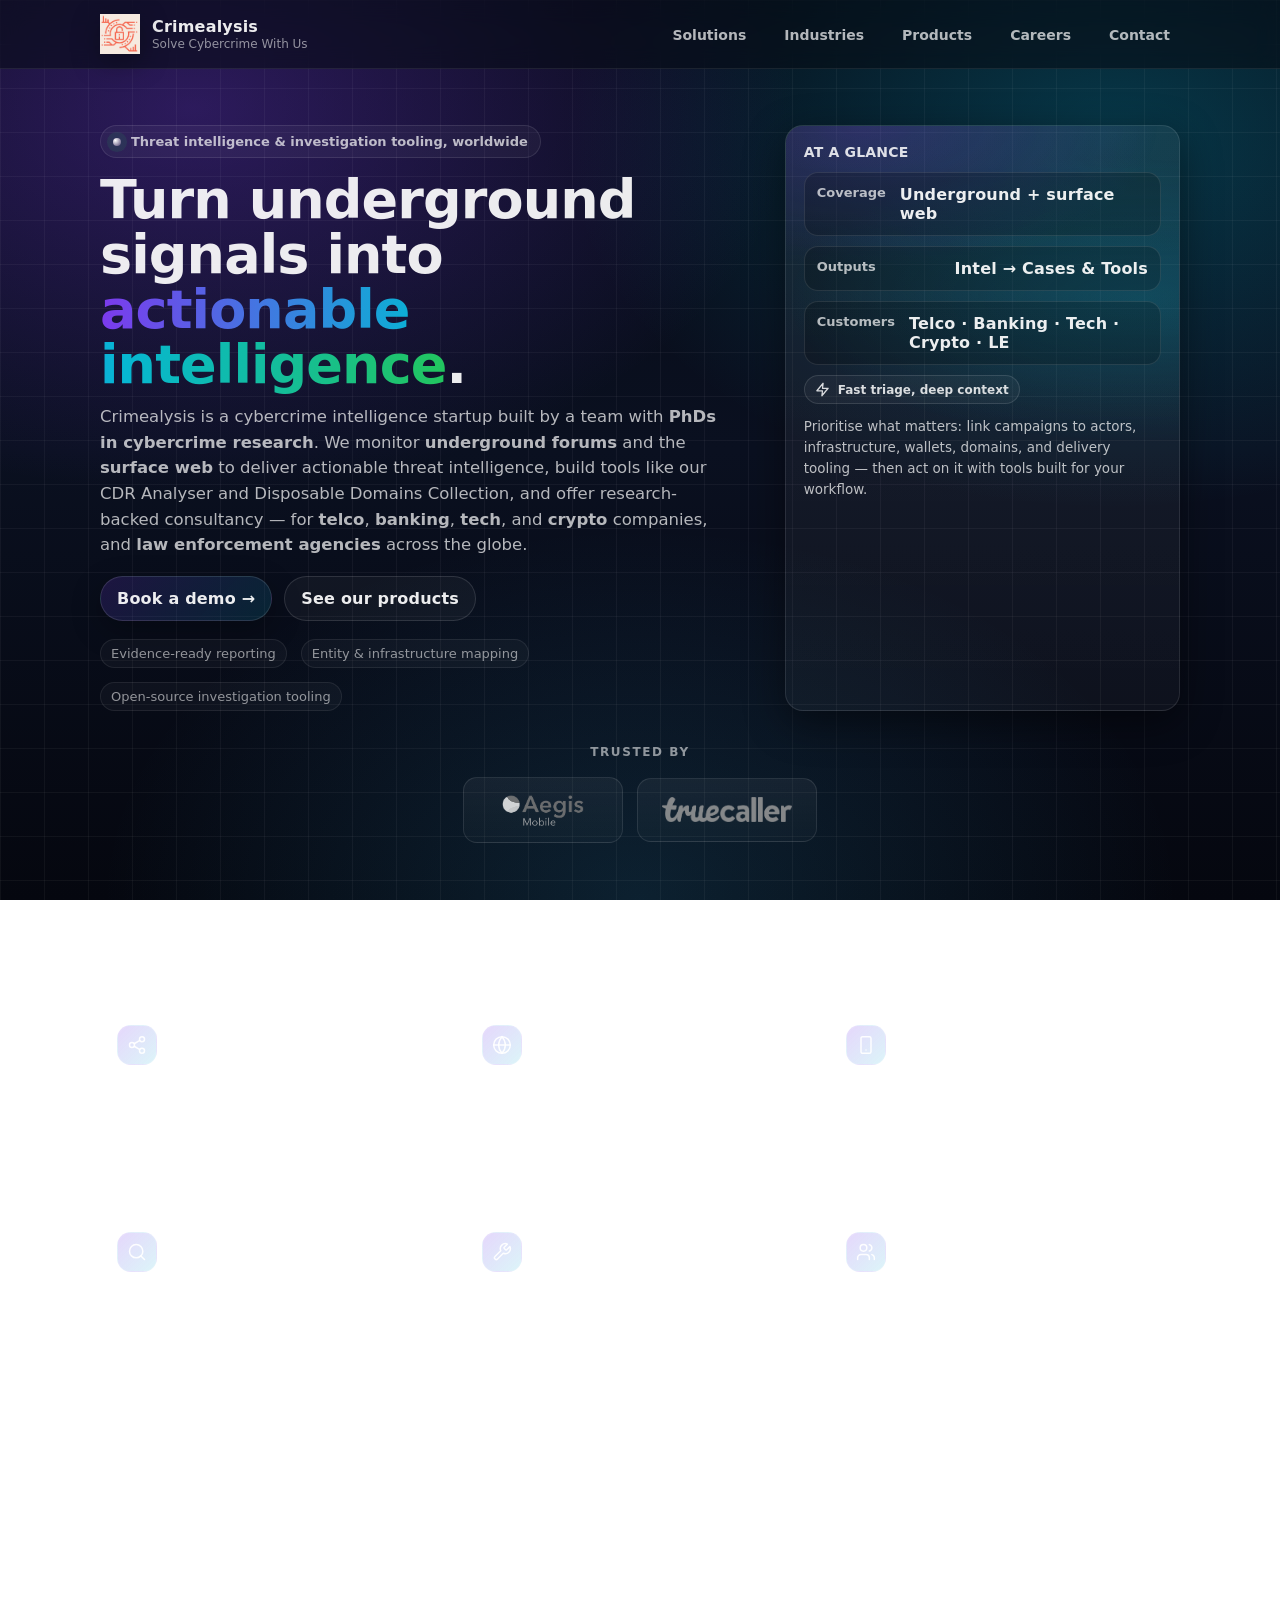
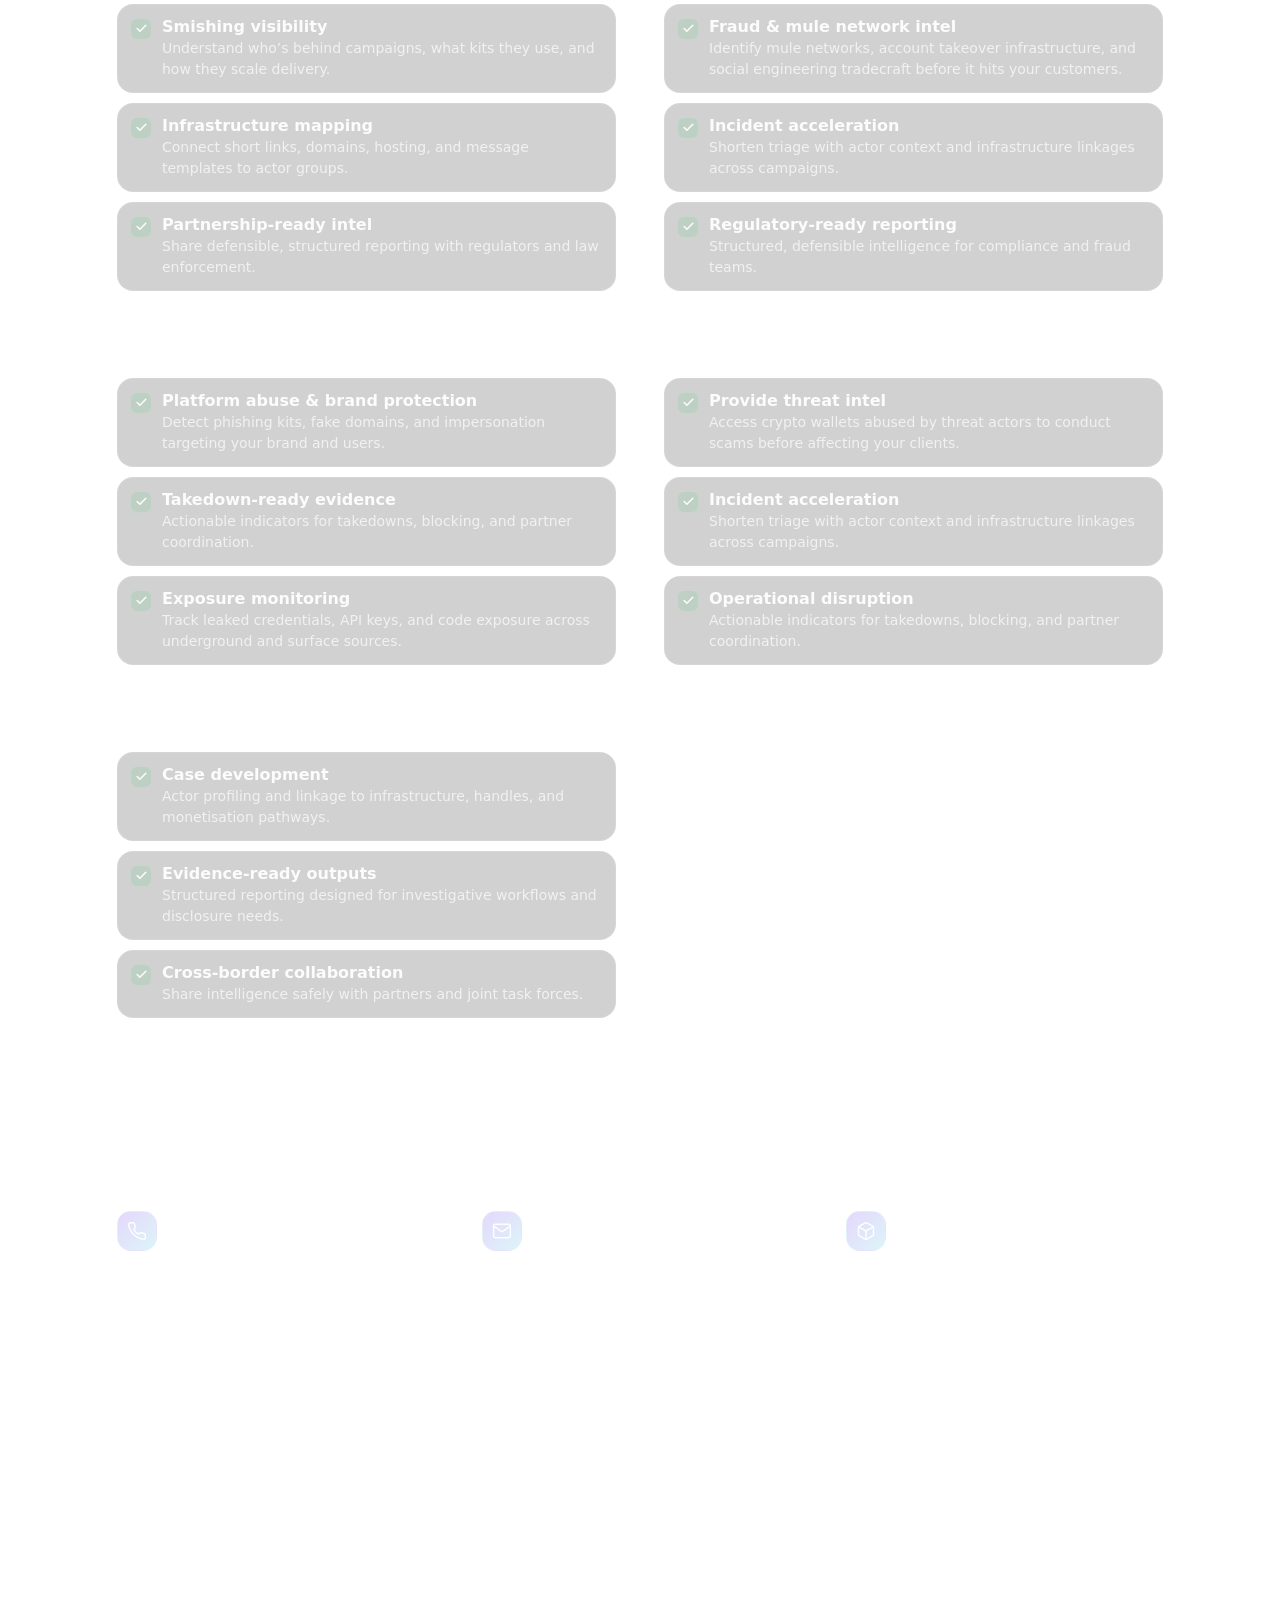
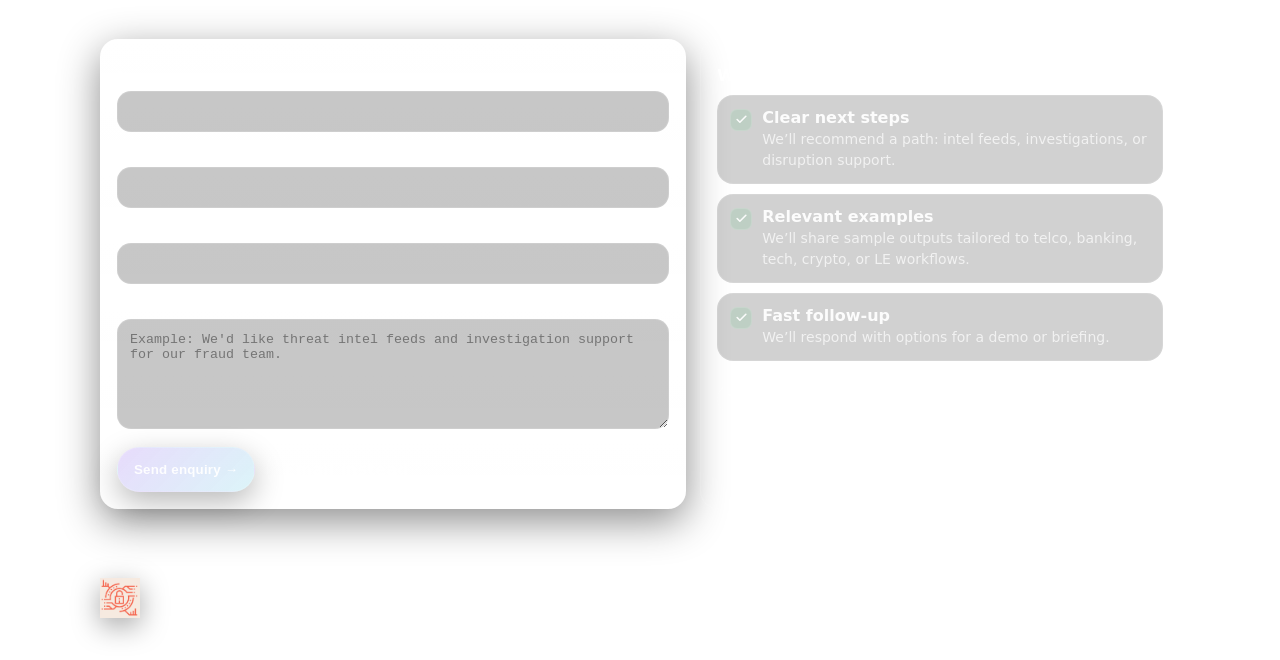
<file: index.html>
<!doctype html>
<html lang="en-GB">

<head>
    <meta charset="utf-8" />
    <meta name="viewport" content="width=device-width, initial-scale=1" />
    <meta name="description" content="Crimealysis is a cybercrime intelligence startup building threat intelligence services and investigation tools for telco, banking, tech, and crypto companies, and law enforcement agencies worldwide — grounded in our team's PhD research into cybercrime." />
    <meta name="theme-color" content="#0b1220" />
    <meta property="og:title" content="Crimealysis — Threat Intelligence & Investigation Tools" />
    <meta property="og:description" content="A cybercrime intelligence startup building threat intelligence and investigative tooling for telco, banking, tech, and crypto companies, and law enforcement agencies worldwide." />
    <meta property="og:type" content="website" />
    <meta property="og:image" content="assets/crimealysis-logo.png" />
    <meta property="og:locale" content="en_GB" />
    <title>Crimealysis — Cyber Threat Intelligence & Investigation Tools</title>
    <link rel="icon" href="assets/crimealysis-logo.png" />
    <link rel="stylesheet" href="css/styles.css" />
    <script type="application/ld+json">
    {
      "@context": "https://schema.org",
      "@type": "Organization",
      "name": "Crimealysis",
      "url": "https://crimealysis.com",
      "logo": "https://crimealysis.com/assets/crimealysis-logo.png",
      "description": "Crimealysis is a cybercrime intelligence startup serving telco, banking, tech, and crypto companies, and law enforcement agencies worldwide — providing underground and surface web intelligence, purpose-built investigation tools, and research-backed consultancy from a team with PhDs in cybercrime.",
      "email": "contact@crimealysis.com",
      "address": {
        "@type": "PostalAddress",
        "addressCountry": "GB"
      },
      "areaServed": "Worldwide",
      "sameAs": [
        "https://www.linkedin.com/company/crimealysis",
        "https://github.com/Crimealysis"
      ]
    }
    </script>
</head>

<body>
    <header>
        <div class="wrap">
            <div class="nav">
                <a class="brand" href="#top" aria-label="Crimealysis Home">
                    <img src="assets/crimealysis-logo.png" alt="Crimealysis logo" />
                    <div>
                        <div class="name">Crimealysis</div>
                        <div class="tag-mini">Solve Cybercrime With Us</div>
                    </div>
                </a>
                <button class="mobile-toggle" id="menuBtn" aria-expanded="false" aria-controls="mobileMenu">Menu</button>
                <nav aria-label="Primary navigation" class="desktop-nav">
                    <ul>
                        <li><a href="#solutions">Solutions</a></li>
                        <li><a href="#industries">Industries</a></li>
                        <li><a href="#products">Products</a></li>
                        <li><a href="careers.html">Careers</a></li>
                        <li><a href="#contact">Contact</a></li>
                    </ul>
                </nav>
            </div>
            <!-- Mobile menu -->
            <div id="mobileMenu" class="panel mobile-menu" hidden>
                <div class="pillrow">
                    <a class="btn secondary" href="#solutions">Solutions</a>
                    <a class="btn secondary" href="#industries">Industries</a>
                    <a class="btn secondary" href="#products">Products</a>
                    <a class="btn secondary" href="careers.html">Careers</a>
                    <a class="btn secondary" href="#contact">Contact</a>
                </div>
            </div>
        </div>
    </header>
    <main id="top">
        <div class="wrap">
            <section class="hero" aria-label="Hero">
                <div class="hero-grid">
                    <div>
                        <div class="kicker">
                            <span class="dot" aria-hidden="true"></span>
                            Threat intelligence & investigation tooling, worldwide
                        </div>
                        <h1>
                            Turn underground signals into <span class="grad">actionable intelligence</span>.
                        </h1>
                        <p class="lead">
                            Crimealysis is a cybercrime intelligence startup built by a team with <strong>PhDs in
                            cybercrime research</strong>. We monitor <strong>underground forums</strong> and the
                            <strong>surface web</strong> to deliver actionable threat intelligence, build tools like our
                            CDR Analyser and Disposable Domains Collection, and offer research-backed consultancy — for
                            <strong>telco</strong>, <strong>banking</strong>, <strong>tech</strong>, and <strong>crypto</strong>
                            companies, and <strong>law enforcement agencies</strong> across the globe.
                        </p>
                        <div class="hero-actions">
                            <a class="btn" href="#contact">Book a demo →</a>
                            <a class="btn secondary" href="#products">See our products</a>
                        </div>
                        <div class="mini" role="list" aria-label="Highlights">
                            <span role="listitem">Evidence-ready reporting</span>
                            <span role="listitem">Entity & infrastructure mapping</span>
                            <span role="listitem">Open-source investigation tooling</span>
                        </div>
                    </div>
                    <aside class="panel hero-card" aria-label="At-a-glance">
                        <h3>At a glance</h3>
                        <div class="stat">
                            <div class="row">
                                <div class="label">Coverage</div>
                                <div class="value">Underground + surface web</div>
                            </div>
                            <div class="row">
                                <div class="label">Outputs</div>
                                <div class="value">Intel → Cases & Tools</div>
                            </div>
                            <div class="row">
                                <div class="label">Customers</div>
                                <div class="value">Telco · Banking · Tech · Crypto · LE</div>
                            </div>
                        </div>
                        <div class="badge" title="Designed for investigations and operational response">
                            <svg width="15" height="15" viewBox="0 0 24 24" fill="none" stroke="currentColor" stroke-width="2" stroke-linecap="round" stroke-linejoin="round" aria-hidden="true"><path d="M13 2 3 14h9l-1 8 10-12h-9l1-8Z"/></svg>
                            Fast triage, deep context
                        </div>
                        <p class="hero-card-note">
                            Prioritise what matters: link campaigns to actors, infrastructure, wallets, domains, and
                            delivery tooling — then act on it with tools built for your workflow.
                        </p>
                    </aside>
                </div>
            </section>
            <section id="trust" class="trust-strip" aria-label="Trusted by">
                <div class="trust-label">Trusted by</div>
                <div class="logo-grid">
                    <div class="logo-item">
                        <img src="assets/logos/Aegis.webp" alt="Aegis Mobile" loading="lazy"
                            onerror="this.style.display='none'; this.nextElementSibling.style.display='inline-flex';" />
                        <span class="logo-fallback">Aegis Mobile</span>
                    </div>
                    <div class="logo-item">
                        <img src="assets/logos/Truecaller.png" alt="Truecaller" loading="lazy"
                            onerror="this.style.display='none'; this.nextElementSibling.style.display='inline-flex';" />
                        <span class="logo-fallback">Truecaller</span>
                    </div>
                    <!--
                        To add another client, copy the block above and update 3 things:
                        1. img src -> assets/logos/your-client-file.png (drop the actual logo file in assets/logos/)
                        2. img alt -> "Client Name"
                        3. logo-fallback text -> "Client Name" (shown automatically if the image fails to load)
                    -->
                </div>
            </section>
            <section id="solutions" aria-label="Solutions">
                <div class="section-head">
                    <div>
                        <h2>What Crimealysis delivers</h2>
                        <p>Threat intelligence and purpose-built tooling for detection, disruption, investigation, and prosecution support.</p>
                    </div>
                </div>
                <div class="grid3">
                    <div class="card">
                        <div class="icon" aria-hidden="true"><svg width="20" height="20" viewBox="0 0 24 24" fill="none" stroke="currentColor" stroke-width="1.8" stroke-linecap="round" stroke-linejoin="round"><circle cx="18" cy="5" r="3"/><circle cx="6" cy="12" r="3"/><circle cx="18" cy="19" r="3"/><line x1="8.59" y1="13.51" x2="15.42" y2="17.49"/><line x1="15.41" y1="6.51" x2="8.59" y2="10.49"/></svg></div>
                        <h3>Underground & dark web intelligence</h3>
                        <p>Monitor marketplaces, forums, and actor chatter to surface emerging threats, tradecraft, and targeting signals.</p>
                    </div>
                    <div class="card">
                        <div class="icon" aria-hidden="true"><svg width="20" height="20" viewBox="0 0 24 24" fill="none" stroke="currentColor" stroke-width="1.8" stroke-linecap="round" stroke-linejoin="round"><circle cx="12" cy="12" r="10"/><path d="M2 12h20"/><path d="M12 2a15.3 15.3 0 0 1 4 10 15.3 15.3 0 0 1-4 10 15.3 15.3 0 0 1-4-10 15.3 15.3 0 0 1 4-10Z"/></svg></div>
                        <h3>Surface web & OSINT monitoring</h3>
                        <p>Track public sources, code repositories, breach data, and social platforms for exposure and early warning.</p>
                    </div>
                    <div class="card">
                        <div class="icon" aria-hidden="true"><svg width="20" height="20" viewBox="0 0 24 24" fill="none" stroke="currentColor" stroke-width="1.8" stroke-linecap="round" stroke-linejoin="round"><rect x="6" y="2" width="12" height="20" rx="2"/><path d="M12 18h.01"/></svg></div>
                        <h3>Smishing & fraud infrastructure</h3>
                        <p>Track kit suppliers, campaign infrastructure, lures, and distribution patterns to reduce time-to-response.</p>
                    </div>
                    <div class="card">
                        <div class="icon" aria-hidden="true"><svg width="20" height="20" viewBox="0 0 24 24" fill="none" stroke="currentColor" stroke-width="1.8" stroke-linecap="round" stroke-linejoin="round"><circle cx="11" cy="11" r="8"/><path d="m21 21-4.3-4.3"/></svg></div>
                        <h3>Investigation support</h3>
                        <p>Entity resolution and link analysis across actors, wallets, domains, handles, and infrastructure.</p>
                    </div>
                    <div class="card">
                        <div class="icon" aria-hidden="true"><svg width="20" height="20" viewBox="0 0 24 24" fill="none" stroke="currentColor" stroke-width="1.8" stroke-linecap="round" stroke-linejoin="round"><path d="M14.7 6.3a1 1 0 0 0 0 1.4l1.6 1.6a1 1 0 0 0 1.4 0l3.77-3.77a6 6 0 0 1-7.94 7.94l-6.91 6.91a2.12 2.12 0 0 1-3-3l6.91-6.91a6 6 0 0 1 7.94-7.94Z"/></svg></div>
                        <h3>Custom intelligence products</h3>
                        <p>We build the tools investigation teams actually need — from call data analysis to domain intelligence datasets.</p>
                    </div>
                    <div class="card">
                        <div class="icon" aria-hidden="true"><svg width="20" height="20" viewBox="0 0 24 24" fill="none" stroke="currentColor" stroke-width="1.8" stroke-linecap="round" stroke-linejoin="round"><path d="M16 21v-2a4 4 0 0 0-4-4H6a4 4 0 0 0-4 4v2"/><circle cx="9" cy="7" r="4"/><path d="M22 21v-2a4 4 0 0 0-3-3.87"/><path d="M16 3.13a4 4 0 0 1 0 7.75"/></svg></div>
                        <h3>Research-backed consultancy</h3>
                        <p>Programme design, tooling strategy, and training led by a team with PhDs in cybercrime research.</p>
                    </div>
                </div>
            </section>
            <section id="industries" aria-label="Industries">
                <div class="section-head">
                    <div>
                        <h2>Built for teams on the front line</h2>
                        <p>Different missions, same problem: adversaries move fast. Crimealysis helps you move faster.</p>
                    </div>
                </div>
                <div class="split">
                    <div class="card">
                        <h3>Telecom & mobile network operators</h3>
                        <div class="list">
                            <div class="li">
                                <div class="check" aria-hidden="true"><svg width="13" height="13" viewBox="0 0 24 24" fill="none" stroke="currentColor" stroke-width="3" stroke-linecap="round" stroke-linejoin="round"><path d="M20 6 9 17l-5-5"/></svg></div>
                                <div>
                                    <strong>Smishing visibility</strong>
                                    <span>Understand who’s behind campaigns, what kits they use, and how they scale delivery.</span>
                                </div>
                            </div>
                            <div class="li">
                                <div class="check" aria-hidden="true"><svg width="13" height="13" viewBox="0 0 24 24" fill="none" stroke="currentColor" stroke-width="3" stroke-linecap="round" stroke-linejoin="round"><path d="M20 6 9 17l-5-5"/></svg></div>
                                <div>
                                    <strong>Infrastructure mapping</strong>
                                    <span>Connect short links, domains, hosting, and message templates to actor groups.</span>
                                </div>
                            </div>
                            <div class="li">
                                <div class="check" aria-hidden="true"><svg width="13" height="13" viewBox="0 0 24 24" fill="none" stroke="currentColor" stroke-width="3" stroke-linecap="round" stroke-linejoin="round"><path d="M20 6 9 17l-5-5"/></svg></div>
                                <div>
                                    <strong>Partnership-ready intel</strong>
                                    <span>Share defensible, structured reporting with regulators and law enforcement.</span>
                                </div>
                            </div>
                        </div>
                    </div>
                    <div class="card">
                        <h3>Banking & financial services</h3>
                        <div class="list">
                            <div class="li">
                                <div class="check" aria-hidden="true"><svg width="13" height="13" viewBox="0 0 24 24" fill="none" stroke="currentColor" stroke-width="3" stroke-linecap="round" stroke-linejoin="round"><path d="M20 6 9 17l-5-5"/></svg></div>
                                <div>
                                    <strong>Fraud & mule network intel</strong>
                                    <span>Identify mule networks, account takeover infrastructure, and social engineering tradecraft before it hits your customers.</span>
                                </div>
                            </div>
                            <div class="li">
                                <div class="check" aria-hidden="true"><svg width="13" height="13" viewBox="0 0 24 24" fill="none" stroke="currentColor" stroke-width="3" stroke-linecap="round" stroke-linejoin="round"><path d="M20 6 9 17l-5-5"/></svg></div>
                                <div>
                                    <strong>Incident acceleration</strong>
                                    <span>Shorten triage with actor context and infrastructure linkages across campaigns.</span>
                                </div>
                            </div>
                            <div class="li">
                                <div class="check" aria-hidden="true"><svg width="13" height="13" viewBox="0 0 24 24" fill="none" stroke="currentColor" stroke-width="3" stroke-linecap="round" stroke-linejoin="round"><path d="M20 6 9 17l-5-5"/></svg></div>
                                <div>
                                    <strong>Regulatory-ready reporting</strong>
                                    <span>Structured, defensible intelligence for compliance and fraud teams.</span>
                                </div>
                            </div>
                        </div>
                    </div>
                    <div class="card">
                        <h3>Technology companies</h3>
                        <div class="list">
                            <div class="li">
                                <div class="check" aria-hidden="true"><svg width="13" height="13" viewBox="0 0 24 24" fill="none" stroke="currentColor" stroke-width="3" stroke-linecap="round" stroke-linejoin="round"><path d="M20 6 9 17l-5-5"/></svg></div>
                                <div>
                                    <strong>Platform abuse & brand protection</strong>
                                    <span>Detect phishing kits, fake domains, and impersonation targeting your brand and users.</span>
                                </div>
                            </div>
                            <div class="li">
                                <div class="check" aria-hidden="true"><svg width="13" height="13" viewBox="0 0 24 24" fill="none" stroke="currentColor" stroke-width="3" stroke-linecap="round" stroke-linejoin="round"><path d="M20 6 9 17l-5-5"/></svg></div>
                                <div>
                                    <strong>Takedown-ready evidence</strong>
                                    <span>Actionable indicators for takedowns, blocking, and partner coordination.</span>
                                </div>
                            </div>
                            <div class="li">
                                <div class="check" aria-hidden="true"><svg width="13" height="13" viewBox="0 0 24 24" fill="none" stroke="currentColor" stroke-width="3" stroke-linecap="round" stroke-linejoin="round"><path d="M20 6 9 17l-5-5"/></svg></div>
                                <div>
                                    <strong>Exposure monitoring</strong>
                                    <span>Track leaked credentials, API keys, and code exposure across underground and surface sources.</span>
                                </div>
                            </div>
                        </div>
                    </div>
                    <div class="card">
                        <h3>Crypto & blockchain</h3>
                        <div class="list">
                            <div class="li">
                                <div class="check" aria-hidden="true"><svg width="13" height="13" viewBox="0 0 24 24" fill="none" stroke="currentColor" stroke-width="3" stroke-linecap="round" stroke-linejoin="round"><path d="M20 6 9 17l-5-5"/></svg></div>
                                <div>
                                    <strong>Provide threat intel</strong>
                                    <span>Access crypto wallets abused by threat actors to conduct scams before affecting your clients.</span>
                                </div>
                            </div>
                            <div class="li">
                                <div class="check" aria-hidden="true"><svg width="13" height="13" viewBox="0 0 24 24" fill="none" stroke="currentColor" stroke-width="3" stroke-linecap="round" stroke-linejoin="round"><path d="M20 6 9 17l-5-5"/></svg></div>
                                <div>
                                    <strong>Incident acceleration</strong>
                                    <span>Shorten triage with actor context and infrastructure linkages across campaigns.</span>
                                </div>
                            </div>
                            <div class="li">
                                <div class="check" aria-hidden="true"><svg width="13" height="13" viewBox="0 0 24 24" fill="none" stroke="currentColor" stroke-width="3" stroke-linecap="round" stroke-linejoin="round"><path d="M20 6 9 17l-5-5"/></svg></div>
                                <div>
                                    <strong>Operational disruption</strong>
                                    <span>Actionable indicators for takedowns, blocking, and partner coordination.</span>
                                </div>
                            </div>
                        </div>
                    </div>
                    <div class="card">
                        <h3>Law enforcement agencies</h3>
                        <div class="list">
                            <div class="li">
                                <div class="check" aria-hidden="true"><svg width="13" height="13" viewBox="0 0 24 24" fill="none" stroke="currentColor" stroke-width="3" stroke-linecap="round" stroke-linejoin="round"><path d="M20 6 9 17l-5-5"/></svg></div>
                                <div>
                                    <strong>Case development</strong>
                                    <span>Actor profiling and linkage to infrastructure, handles, and monetisation pathways.</span>
                                </div>
                            </div>
                            <div class="li">
                                <div class="check" aria-hidden="true"><svg width="13" height="13" viewBox="0 0 24 24" fill="none" stroke="currentColor" stroke-width="3" stroke-linecap="round" stroke-linejoin="round"><path d="M20 6 9 17l-5-5"/></svg></div>
                                <div>
                                    <strong>Evidence-ready outputs</strong>
                                    <span>Structured reporting designed for investigative workflows and disclosure needs.</span>
                                </div>
                            </div>
                            <div class="li">
                                <div class="check" aria-hidden="true"><svg width="13" height="13" viewBox="0 0 24 24" fill="none" stroke="currentColor" stroke-width="3" stroke-linecap="round" stroke-linejoin="round"><path d="M20 6 9 17l-5-5"/></svg></div>
                                <div>
                                    <strong>Cross-border collaboration</strong>
                                    <span>Share intelligence safely with partners and joint task forces.</span>
                                </div>
                            </div>
                        </div>
                    </div>
                    <div class="card">
                        <h3>Global coverage</h3>
                        <p class="muted">
                            Crimealysis works with clients across telco, banking, tech, crypto, and law enforcement,
                            wherever criminals coordinate: underground communities, distribution channels,
                            and monetisation infrastructure—translated into actions your team can take.
                        </p>
                        <div class="pillrow">
                            <span class="badge">Tactics</span>
                            <span class="badge">Infrastructure</span>
                            <span class="badge">Attribution</span>
                            <span class="badge">Disruption</span>
                        </div>
                    </div>
                </div>
            </section>
            <section id="products" aria-label="Products">
                <div class="section-head">
                    <div>
                        <h2>Products we've built</h2>
                        <p>Tools born from real investigations — used by our analysts, and available for the community. If you need something bespoke, we build that too.</p>
                    </div>
                </div>
                <div class="grid3">
                    <div class="card">
                        <div class="icon" aria-hidden="true"><svg width="20" height="20" viewBox="0 0 24 24" fill="none" stroke="currentColor" stroke-width="1.8" stroke-linecap="round" stroke-linejoin="round"><path d="M22 16.92v3a2 2 0 0 1-2.18 2 19.79 19.79 0 0 1-8.63-3.07 19.5 19.5 0 0 1-6-6 19.79 19.79 0 0 1-3.07-8.67A2 2 0 0 1 4.11 2h3a2 2 0 0 1 2 1.72c.13.96.36 1.9.7 2.81a2 2 0 0 1-.45 2.11L8.09 9.91a16 16 0 0 0 6 6l1.27-1.27a2 2 0 0 1 2.11-.45c.91.34 1.85.57 2.81.7A2 2 0 0 1 22 16.92Z"/></svg></div>
                        <h3>CDR Analyser</h3>
                        <p>A cross-platform tool for analysing Call Detail Records: import from Excel, generate summary statistics, surface top contacts, resolve cell tower locations, and export findings to Excel and KML for mapping in Google Earth.</p>
                        <a class="btn secondary" href="https://github.com/Crimealysis/CDR-Analyzer" target="_blank" rel="noopener" style="margin-top:14px; padding:8px 14px; font-size:13px;">View on GitHub →</a>
                    </div>
                    <div class="card">
                        <div class="icon" aria-hidden="true"><svg width="20" height="20" viewBox="0 0 24 24" fill="none" stroke="currentColor" stroke-width="1.8" stroke-linecap="round" stroke-linejoin="round"><rect x="2" y="4" width="20" height="16" rx="2"/><path d="m22 6-10 7L2 6"/></svg></div>
                        <h3>Disposable Domains Collection</h3>
                        <p>A curated, actively maintained list of disposable and throwaway email domains for OSINT, fraud detection, email validation, and digital forensics.</p>
                        <a class="btn secondary" href="https://github.com/Crimealysis/Disposable-Domains-Collection" target="_blank" rel="noopener" style="margin-top:14px; padding:8px 14px; font-size:13px;">View on GitHub →</a>
                    </div>
                    <div class="card">
                        <div class="icon" aria-hidden="true"><svg width="20" height="20" viewBox="0 0 24 24" fill="none" stroke="currentColor" stroke-width="1.8" stroke-linecap="round" stroke-linejoin="round"><path d="M21 8a2 2 0 0 0-1-1.73l-7-4a2 2 0 0 0-2 0l-7 4A2 2 0 0 0 3 8v8a2 2 0 0 0 1 1.73l7 4a2 2 0 0 0 2 0l7-4A2 2 0 0 0 21 16Z"/><path d="m3.3 7 8.7 5 8.7-5"/><path d="M12 22V12"/></svg></div>
                        <h3>Bespoke tooling</h3>
                        <p>Need something specific? We design and build custom investigative tooling and data pipelines tailored to your team's workflow.</p>
                        <a class="btn secondary" href="#contact" style="margin-top:14px; padding:8px 14px; font-size:13px;">Talk to us →</a>
                    </div>
                </div>
            </section>
            <section id="contact" aria-label="Contact">
                <div class="section-head">
                    <div>
                        <h2>Contact</h2>
                        <p>Tell us your mission and we’ll show how Crimealysis can help. This form uses a mailto link (no backend required for GitHub Pages).</p>
                    </div>
                </div>
                <div class="contact">
                    <div class="panel form">
                        <form id="contactForm" action="https://formspree.io/f/mdaongka" method="POST">
                            <label for="name">Name</label>
                            <input id="name" name="name" autocomplete="name" required />
                            <label for="org">Organisation</label>
                            <input id="org" name="org" autocomplete="organization" required />
                            <label for="email">Work email</label>
                            <input id="email" name="email" type="email" autocomplete="email" required />
                            <label for="message">How can we help?</label>
                            <textarea id="message" name="message" placeholder="Example: We'd like threat intel feeds and investigation support for our fraud team."></textarea>
                            <div class="hero-actions" style="margin-top:14px;">
                                <button class="btn" type="submit">Send enquiry →</button>
                                <a class="btn secondary" href="mailto:contact@crimealysis.com?subject=Crimealysis%20Enquiry">Email instead</a>
                            </div>
                            <div id="formStatus" class="form-status" role="status" aria-live="polite"></div>
                        </form>
                    </div>
                    <div class="card">
                        <h3>What you get</h3>
                        <div class="list">
                            <div class="li">
                                <div class="check" aria-hidden="true"><svg width="13" height="13" viewBox="0 0 24 24" fill="none" stroke="currentColor" stroke-width="3" stroke-linecap="round" stroke-linejoin="round"><path d="M20 6 9 17l-5-5"/></svg></div>
                                <div><strong>Clear next steps</strong><span>We’ll recommend a path: intel feeds, investigations, or disruption support.</span></div>
                            </div>
                            <div class="li">
                                <div class="check" aria-hidden="true"><svg width="13" height="13" viewBox="0 0 24 24" fill="none" stroke="currentColor" stroke-width="3" stroke-linecap="round" stroke-linejoin="round"><path d="M20 6 9 17l-5-5"/></svg></div>
                                <div><strong>Relevant examples</strong><span>We’ll share sample outputs tailored to telco, banking, tech, crypto, or LE workflows.</span></div>
                            </div>
                            <div class="li">
                                <div class="check" aria-hidden="true"><svg width="13" height="13" viewBox="0 0 24 24" fill="none" stroke="currentColor" stroke-width="3" stroke-linecap="round" stroke-linejoin="round"><path d="M20 6 9 17l-5-5"/></svg></div>
                                <div><strong>Fast follow-up</strong><span>We’ll respond with options for a demo or briefing.</span></div>
                            </div>
                        </div>
                        <div class="pillrow" style="margin-top:14px;">
                            <span class="badge">Threat intelligence</span>
                            <span class="badge">Investigation tooling</span>
                            <span class="badge">Case support</span>
                        </div>
                    </div>
                </div>
            </section>
        </div>
    </main>
    <footer>
        <div class="wrap">
            <div class="foot">
                <div class="brand" style="min-width:auto">
                    <img src="assets/crimealysis-logo.png" alt="Crimealysis logo" />
                    <div>
                        <div class="name">Crimealysis</div>
                        <div class="tag-mini">Solve Cybercrime With Us</div>
                    </div>
                </div>
                <div class="fine">
                    © <span id="year"></span> Crimealysis. All rights reserved.
                    <br />
                    Registered in the United Kingdom. Companies House No: <strong>15724545</strong>
                    <br />
                    <a href="privacy-policy.html">Privacy Policy</a> · <a href="terms.html">Terms & Conditions</a> · <a href="cookie-policy.html">Cookie Policy</a>
                </div>
            </div>
        </div>
    </footer>
    <script src="js/main.js"></script>
</body>

</html>
</file>
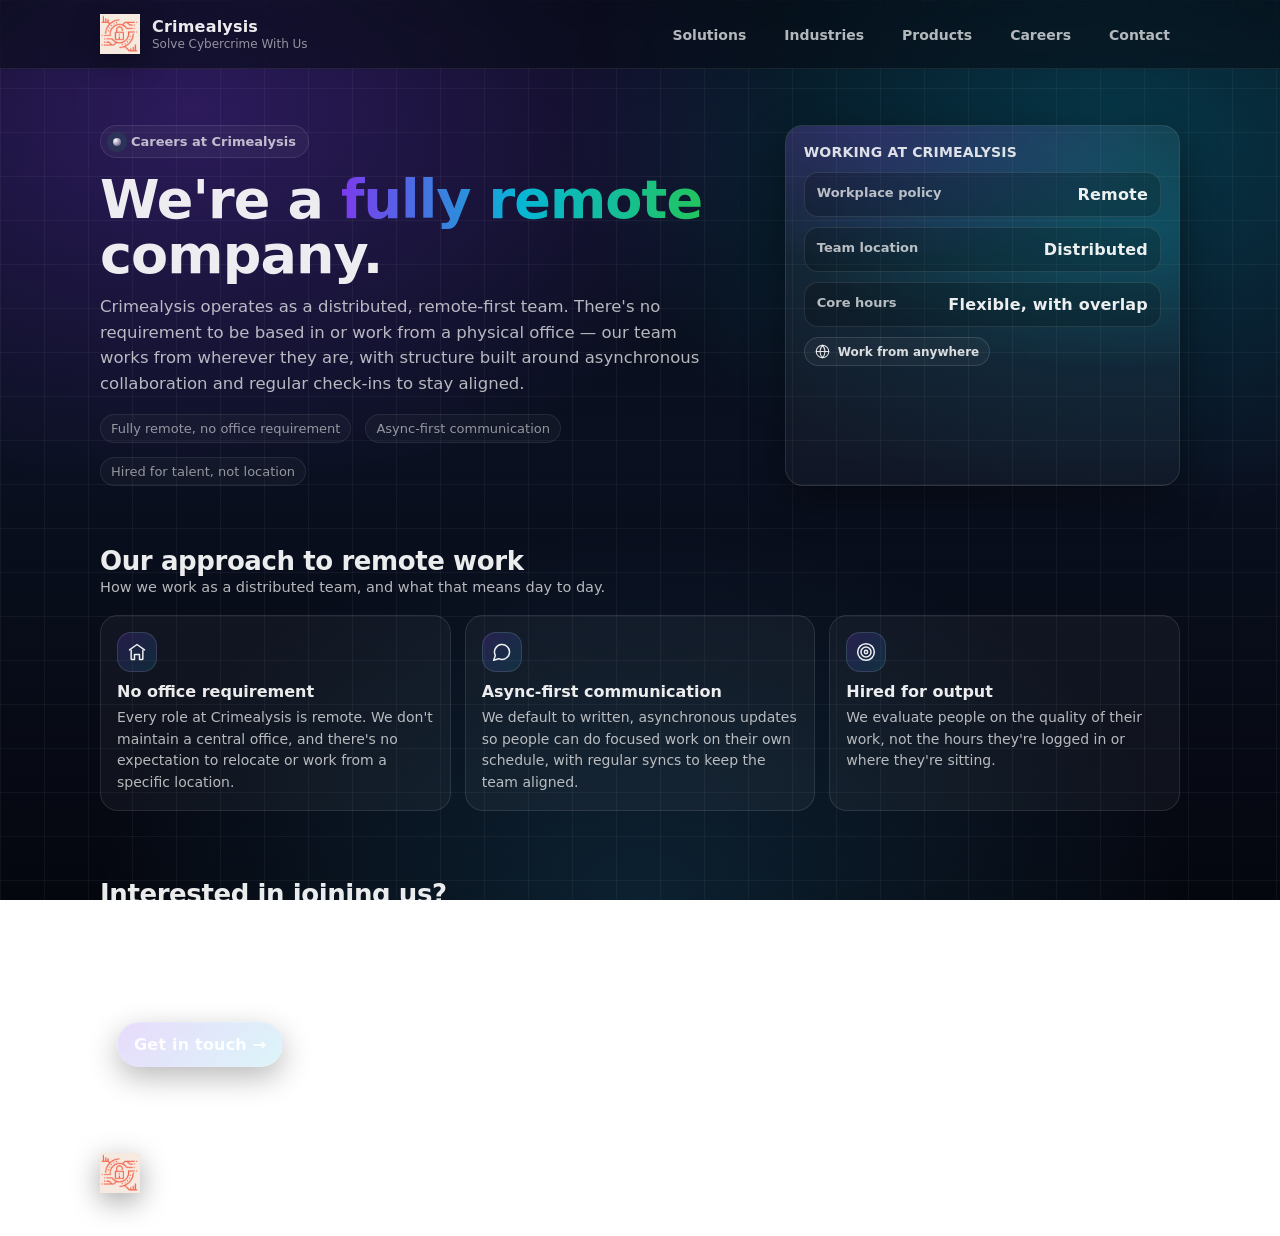
<file: careers.html>
<!doctype html>
<html lang="en-GB">
<head>
<meta charset="utf-8" />
<meta name="viewport" content="width=device-width, initial-scale=1" />
<meta name="description" content="Crimealysis is a fully remote company. Learn about how our team works and our approach to remote-first operations." />
<meta name="theme-color" content="#0b1220" />
<meta property="og:title" content="Careers & Remote Work — Crimealysis" />
<meta property="og:description" content="Crimealysis is a fully remote company. Learn how our team works." />
<meta property="og:type" content="website" />
<meta property="og:image" content="assets/crimealysis-logo.png" />
<meta property="og:locale" content="en_GB" />
<title>Careers & Remote Work — Crimealysis</title>
<link rel="icon" href="assets/crimealysis-logo.png" />
<link rel="stylesheet" href="css/styles.css" />
</head>
<body>

<header>
<div class="wrap">
<div class="nav">
<a class="brand" href="index.html" aria-label="Crimealysis Home">
<img src="assets/crimealysis-logo.png" alt="Crimealysis logo" />
<div>
<div class="name">Crimealysis</div>
<div class="tag-mini">Solve Cybercrime With Us</div>
</div>
</a>
<button class="mobile-toggle" id="menuBtn" aria-expanded="false" aria-controls="mobileMenu">Menu</button>
<nav aria-label="Primary navigation" class="desktop-nav">
<ul>
<li><a href="index.html#solutions">Solutions</a></li>
<li><a href="index.html#industries">Industries</a></li>
<li><a href="index.html#products">Products</a></li>
<li><a href="careers.html">Careers</a></li>
<li><a href="index.html#contact">Contact</a></li>
</ul>
</nav>
</div>

<!-- Mobile menu -->
<div id="mobileMenu" class="panel mobile-menu" hidden>
<div class="pillrow">
<a class="btn secondary" href="index.html#solutions">Solutions</a>
<a class="btn secondary" href="index.html#industries">Industries</a>
<a class="btn secondary" href="index.html#products">Products</a>
<a class="btn secondary" href="careers.html">Careers</a>
<a class="btn secondary" href="index.html#contact">Contact</a>
</div>
</div>
</div>
</header>

<main id="top">
<div class="wrap">

<section class="hero" aria-label="Careers hero">
<div class="hero-grid">
<div>
<div class="kicker">
<span class="dot" aria-hidden="true"></span>
Careers at Crimealysis
</div>
<h1>
We're a <span class="grad">fully remote</span> company.
</h1>
<p class="lead">
Crimealysis operates as a distributed, remote-first team. There's no requirement to
be based in or work from a physical office — our team works from wherever they are,
with structure built around asynchronous collaboration and regular check-ins to stay aligned.
</p>
<div class="mini" role="list" aria-label="Highlights">
<span role="listitem">Fully remote, no office requirement</span>
<span role="listitem">Async-first communication</span>
<span role="listitem">Hired for talent, not location</span>
</div>
</div>
<aside class="panel hero-card" aria-label="Working at Crimealysis">
<h3>Working at Crimealysis</h3>
<div class="stat">
<div class="row">
<div class="label">Workplace policy</div>
<div class="value">Remote</div>
</div>
<div class="row">
<div class="label">Team location</div>
<div class="value">Distributed</div>
</div>
<div class="row">
<div class="label">Core hours</div>
<div class="value">Flexible, with overlap</div>
</div>
</div>
<div class="badge" title="Remote-first by design">
<svg width="15" height="15" viewBox="0 0 24 24" fill="none" stroke="currentColor" stroke-width="1.8" stroke-linecap="round" stroke-linejoin="round" aria-hidden="true"><circle cx="12" cy="12" r="10"/><path d="M2 12h20"/><path d="M12 2a15.3 15.3 0 0 1 4 10 15.3 15.3 0 0 1-4 10 15.3 15.3 0 0 1-4-10 15.3 15.3 0 0 1 4-10Z"/></svg>
Work from anywhere
</div>
</aside>
</div>
</section>

<section id="remote-policy" aria-label="Remote work policy">
<div class="section-head">
<div>
<h2>Our approach to remote work</h2>
<p>How we work as a distributed team, and what that means day to day.</p>
</div>
</div>
<div class="grid3">
<div class="card">
<div class="icon" aria-hidden="true"><svg width="20" height="20" viewBox="0 0 24 24" fill="none" stroke="currentColor" stroke-width="1.8" stroke-linecap="round" stroke-linejoin="round"><path d="M3 9.5 12 3l9 6.5"/><path d="M5 10v10a1 1 0 0 0 1 1h3v-6h6v6h3a1 1 0 0 0 1-1V10"/></svg></div>
<h3>No office requirement</h3>
<p>Every role at Crimealysis is remote. We don't maintain a central office, and there's no expectation to relocate or work from a specific location.</p>
</div>
<div class="card">
<div class="icon" aria-hidden="true"><svg width="20" height="20" viewBox="0 0 24 24" fill="none" stroke="currentColor" stroke-width="1.8" stroke-linecap="round" stroke-linejoin="round"><path d="M7.9 20A9 9 0 1 0 4 16.1L2 22Z"/></svg></div>
<h3>Async-first communication</h3>
<p>We default to written, asynchronous updates so people can do focused work on their own schedule, with regular syncs to keep the team aligned.</p>
</div>
<div class="card">
<div class="icon" aria-hidden="true"><svg width="20" height="20" viewBox="0 0 24 24" fill="none" stroke="currentColor" stroke-width="1.8" stroke-linecap="round" stroke-linejoin="round"><circle cx="12" cy="12" r="10"/><circle cx="12" cy="12" r="6"/><circle cx="12" cy="12" r="2"/></svg></div>
<h3>Hired for output</h3>
<p>We evaluate people on the quality of their work, not the hours they're logged in or where they're sitting.</p>
</div>
</div>
</section>

<section aria-label="Open roles">
<div class="section-head">
<div>
<h2>Interested in joining us?</h2>
<p>We're always open to hearing from people who care about fighting cybercrime across telco, banking, tech, and crypto.</p>
</div>
</div>
<div class="card">
<p class="muted">
We don't have specific openings listed here yet — reach out and tell us what you're interested in,
and we'll follow up if there's a fit.
</p>
<div class="hero-actions" style="margin-top:14px;">
<a class="btn" href="mailto:contact@crimealysis.com?subject=Crimealysis%20Careers%20Enquiry">Get in touch →</a>
</div>
</div>
</section>

</div>
</main>

<footer>
<div class="wrap">
<div class="foot">
<div class="brand" style="min-width:auto">
<img src="assets/crimealysis-logo.png" alt="Crimealysis logo" />
<div>
<div class="name">Crimealysis</div>
<div class="tag-mini">Solve Cybercrime With Us</div>
</div>
</div>
<div class="fine">
© <span id="year"></span> Crimealysis. All rights reserved.
<br />
Registered in the United Kingdom. Companies House No: <strong>15724545</strong>
<br />
<a href="privacy-policy.html">Privacy Policy</a> · <a href="terms.html">Terms & Conditions</a> · <a href="cookie-policy.html">Cookie Policy</a>
</div>
</div>
</div>
</footer>

<script src="js/main.js"></script>
</body>
</html>
</file>
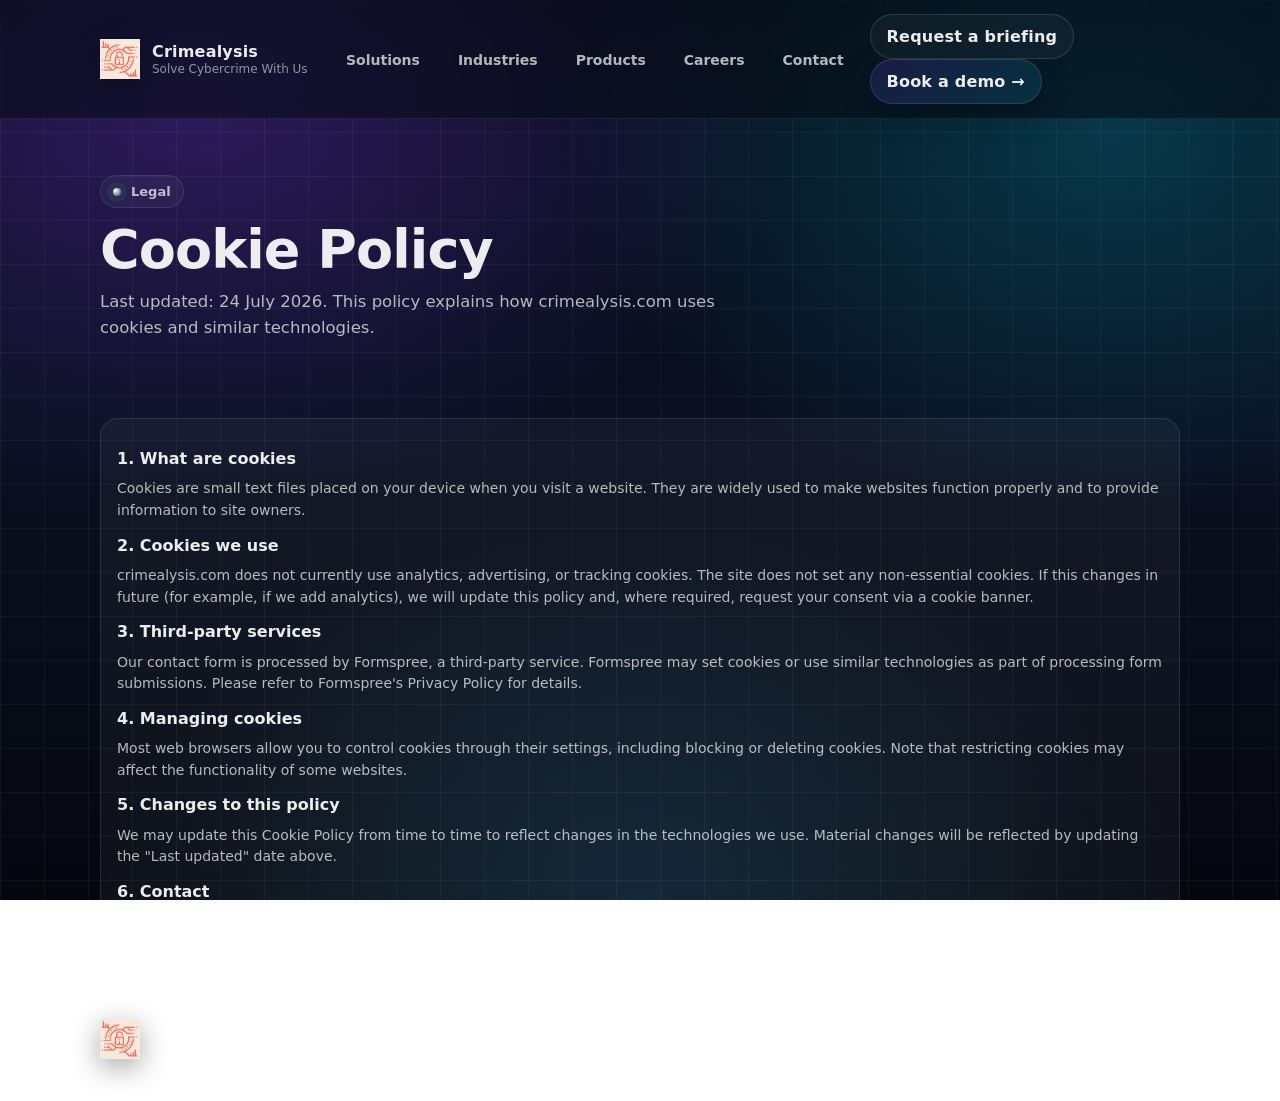
<file: cookie-policy.html>
<!doctype html>
<html lang="en-GB">
<head>
<meta charset="utf-8" />
<meta name="viewport" content="width=device-width, initial-scale=1" />
<meta name="description" content="Crimealysis Cookie Policy — what cookies we use and why." />
<meta name="theme-color" content="#0b1220" />
<meta property="og:title" content="Cookie Policy — Crimealysis" />
<meta property="og:type" content="website" />
<meta property="og:image" content="assets/crimealysis-logo.png" />
<meta property="og:locale" content="en_GB" />
<title>Cookie Policy — Crimealysis</title>
<link rel="icon" href="assets/crimealysis-logo.png" />
<link rel="stylesheet" href="css/styles.css" />
</head>
<body>

<header>
<div class="wrap">
<div class="nav">
<a class="brand" href="index.html" aria-label="Crimealysis Home">
<img src="assets/crimealysis-logo.png" alt="Crimealysis logo" />
<div>
<div class="name">Crimealysis</div>
<div class="tag-mini">Solve Cybercrime With Us</div>
</div>
</a>
<button class="mobile-toggle" id="menuBtn" aria-expanded="false" aria-controls="mobileMenu">Menu</button>
<nav aria-label="Primary navigation" class="desktop-nav">
<ul>
<li><a href="index.html#solutions">Solutions</a></li>
<li><a href="index.html#industries">Industries</a></li>
<li><a href="index.html#products">Products</a></li>
<li><a href="careers.html">Careers</a></li>
<li><a href="index.html#contact">Contact</a></li>
</ul>
</nav>
<div class="nav-cta">
<a class="btn secondary" href="index.html#contact">Request a briefing</a>
<a class="btn" href="index.html#contact">Book a demo →</a>
</div>
</div>
<div id="mobileMenu" class="panel mobile-menu" hidden>
<div class="pillrow">
<a class="btn secondary" href="index.html#solutions">Solutions</a>
<a class="btn secondary" href="index.html#industries">Industries</a>
<a class="btn secondary" href="index.html#products">Products</a>
<a class="btn secondary" href="careers.html">Careers</a>
<a class="btn secondary" href="index.html#contact">Contact</a>
</div>
</div>
</div>
</header>

<main id="top">
<div class="wrap">

<section class="hero" aria-label="Cookie policy hero">
<div class="hero-grid">
<div>
<div class="kicker">
<span class="dot" aria-hidden="true"></span>
Legal
</div>
<h1>Cookie Policy</h1>
<p class="lead">
Last updated: 24 July 2026. This policy explains how crimealysis.com uses cookies and
similar technologies.
</p>
</div>
</div>
</section>

<section aria-label="Cookie policy content">
<div class="card" style="line-height:1.7;">

<h3>1. What are cookies</h3>
<p>Cookies are small text files placed on your device when you visit a website. They are widely
used to make websites function properly and to provide information to site owners.</p>

<h3>2. Cookies we use</h3>
<p>crimealysis.com does not currently use analytics, advertising, or tracking cookies. The site
does not set any non-essential cookies. If this changes in future (for example, if we add
analytics), we will update this policy and, where required, request your consent via a cookie
banner.</p>

<h3>3. Third-party services</h3>
<p>Our contact form is processed by Formspree, a third-party service. Formspree may set cookies
or use similar technologies as part of processing form submissions. Please refer to
<a href="https://formspree.io/legal/privacy-policy" target="_blank" rel="noopener">Formspree's Privacy Policy</a>
for details.</p>

<h3>4. Managing cookies</h3>
<p>Most web browsers allow you to control cookies through their settings, including blocking or
deleting cookies. Note that restricting cookies may affect the functionality of some websites.</p>

<h3>5. Changes to this policy</h3>
<p>We may update this Cookie Policy from time to time to reflect changes in the technologies we
use. Material changes will be reflected by updating the "Last updated" date above.</p>

<h3>6. Contact</h3>
<p>Questions about this policy can be sent to <a href="mailto:privacy@crimealysis.com">privacy@crimealysis.com</a>.</p>

</div>
</section>

</div>
</main>

<footer>
<div class="wrap">
<div class="foot">
<div class="brand" style="min-width:auto">
<img src="assets/crimealysis-logo.png" alt="Crimealysis logo" />
<div>
<div class="name">Crimealysis</div>
<div class="tag-mini">Solve Cybercrime With Us</div>
</div>
</div>
<div class="fine">
© <span id="year"></span> Crimealysis. All rights reserved.
<br />
Registered in the United Kingdom. Companies House No: <strong>15724545</strong>
<br />
<a href="privacy-policy.html">Privacy Policy</a> · <a href="terms.html">Terms & Conditions</a> · <a href="cookie-policy.html">Cookie Policy</a>
</div>
</div>
</div>
</footer>

<script src="js/main.js"></script>
</body>
</html>
</file>
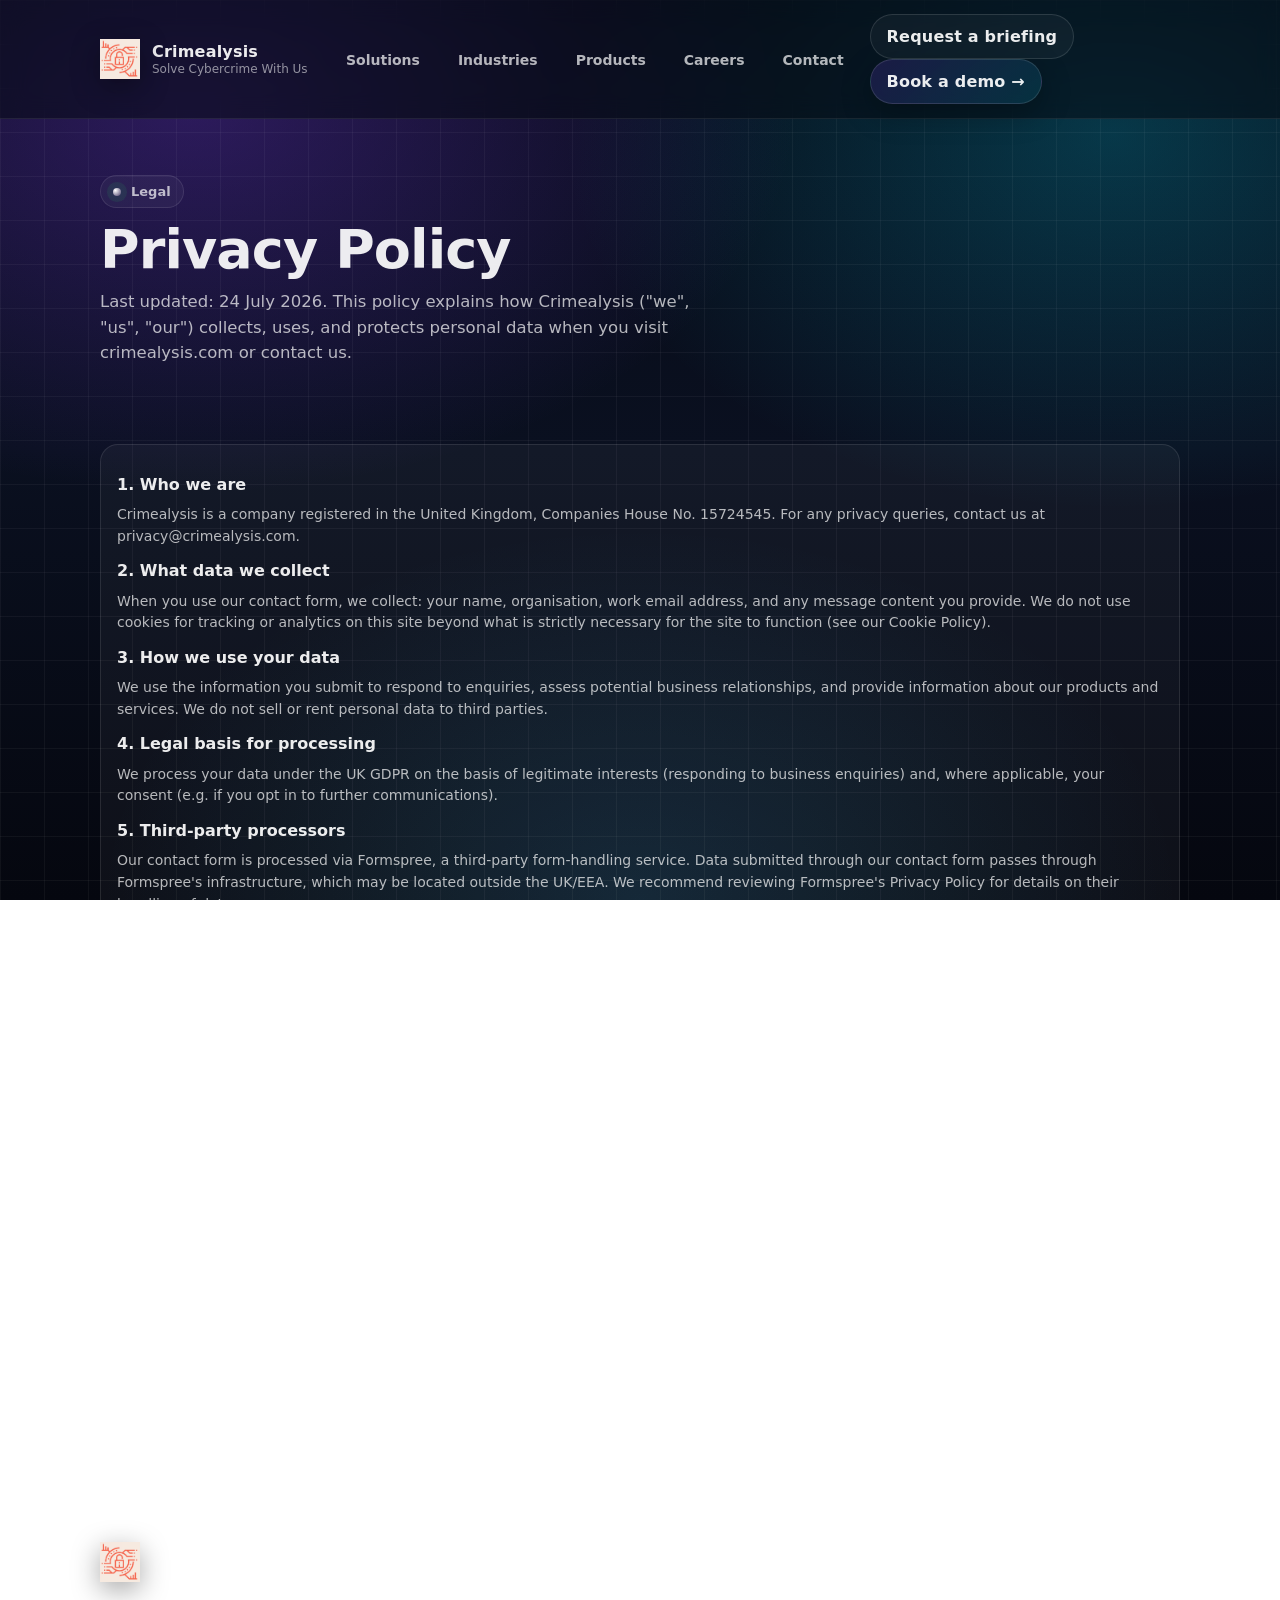
<file: privacy-policy.html>
<!doctype html>
<html lang="en-GB">
<head>
<meta charset="utf-8" />
<meta name="viewport" content="width=device-width, initial-scale=1" />
<meta name="description" content="Crimealysis Privacy Policy — how we collect, use, and protect personal data." />
<meta name="theme-color" content="#0b1220" />
<meta property="og:title" content="Privacy Policy — Crimealysis" />
<meta property="og:type" content="website" />
<meta property="og:image" content="assets/crimealysis-logo.png" />
<meta property="og:locale" content="en_GB" />
<title>Privacy Policy — Crimealysis</title>
<link rel="icon" href="assets/crimealysis-logo.png" />
<link rel="stylesheet" href="css/styles.css" />
</head>
<body>

<header>
<div class="wrap">
<div class="nav">
<a class="brand" href="index.html" aria-label="Crimealysis Home">
<img src="assets/crimealysis-logo.png" alt="Crimealysis logo" />
<div>
<div class="name">Crimealysis</div>
<div class="tag-mini">Solve Cybercrime With Us</div>
</div>
</a>
<button class="mobile-toggle" id="menuBtn" aria-expanded="false" aria-controls="mobileMenu">Menu</button>
<nav aria-label="Primary navigation" class="desktop-nav">
<ul>
<li><a href="index.html#solutions">Solutions</a></li>
<li><a href="index.html#industries">Industries</a></li>
<li><a href="index.html#products">Products</a></li>
<li><a href="careers.html">Careers</a></li>
<li><a href="index.html#contact">Contact</a></li>
</ul>
</nav>
<div class="nav-cta">
<a class="btn secondary" href="index.html#contact">Request a briefing</a>
<a class="btn" href="index.html#contact">Book a demo →</a>
</div>
</div>
<div id="mobileMenu" class="panel mobile-menu" hidden>
<div class="pillrow">
<a class="btn secondary" href="index.html#solutions">Solutions</a>
<a class="btn secondary" href="index.html#industries">Industries</a>
<a class="btn secondary" href="index.html#products">Products</a>
<a class="btn secondary" href="careers.html">Careers</a>
<a class="btn secondary" href="index.html#contact">Contact</a>
</div>
</div>
</div>
</header>

<main id="top">
<div class="wrap">

<section class="hero" aria-label="Privacy policy hero">
<div class="hero-grid">
<div>
<div class="kicker">
<span class="dot" aria-hidden="true"></span>
Legal
</div>
<h1>Privacy Policy</h1>
<p class="lead">
Last updated: 24 July 2026. This policy explains how Crimealysis ("we", "us", "our")
collects, uses, and protects personal data when you visit crimealysis.com or contact us.
</p>
</div>
</div>
</section>

<section aria-label="Privacy policy content">
<div class="card" style="line-height:1.7;">

<h3>1. Who we are</h3>
<p>Crimealysis is a company registered in the United Kingdom, Companies House No. 15724545.
For any privacy queries, contact us at <a href="mailto:privacy@crimealysis.com">privacy@crimealysis.com</a>.</p>

<h3>2. What data we collect</h3>
<p>When you use our contact form, we collect: your name, organisation, work email address, and any
message content you provide. We do not use cookies for tracking or analytics on this site beyond
what is strictly necessary for the site to function (see our <a href="cookie-policy.html">Cookie Policy</a>).</p>

<h3>3. How we use your data</h3>
<p>We use the information you submit to respond to enquiries, assess potential business relationships,
and provide information about our products and services. We do not sell or rent personal data to
third parties.</p>

<h3>4. Legal basis for processing</h3>
<p>We process your data under the UK GDPR on the basis of legitimate interests (responding to business
enquiries) and, where applicable, your consent (e.g. if you opt in to further communications).</p>

<h3>5. Third-party processors</h3>
<p>Our contact form is processed via Formspree, a third-party form-handling service. Data submitted
through our contact form passes through Formspree's infrastructure, which may be located outside
the UK/EEA. We recommend reviewing <a href="https://formspree.io/legal/privacy-policy" target="_blank" rel="noopener">Formspree's Privacy Policy</a>
for details on their handling of data.</p>

<h3>6. International transfers</h3>
<p>Where personal data is transferred outside the UK or EEA (for example, via third-party processors),
we rely on appropriate safeguards such as Standard Contractual Clauses or equivalent mechanisms
recognised under UK GDPR.</p>

<h3>7. Data retention</h3>
<p>We retain enquiry data only for as long as necessary to respond to your enquiry and maintain
business records, after which it is deleted or anonymised.</p>

<h3>8. Your rights</h3>
<p>Under UK GDPR, you have the right to: access the personal data we hold about you; request
correction or deletion; restrict or object to processing; and data portability. You also have the
right to lodge a complaint with the
<a href="https://ico.org.uk" target="_blank" rel="noopener">Information Commissioner's Office (ICO)</a>.
To exercise any of these rights, contact <a href="mailto:privacy@crimealysis.com">privacy@crimealysis.com</a>.</p>

<h3>9. Data security</h3>
<p>We take reasonable technical and organisational measures to protect personal data against
unauthorised access, loss, or misuse.</p>

<h3>10. Children's privacy</h3>
<p>Our site and services are not directed at children, and we do not knowingly collect personal
data from children.</p>

<h3>11. Changes to this policy</h3>
<p>We may update this policy from time to time. Material changes will be reflected by updating the
"Last updated" date above.</p>

<h3>12. Contact us</h3>
<p>Questions about this policy can be sent to <a href="mailto:privacy@crimealysis.com">privacy@crimealysis.com</a>
or <a href="mailto:contact@crimealysis.com">contact@crimealysis.com</a>.</p>

</div>
</section>

</div>
</main>

<footer>
<div class="wrap">
<div class="foot">
<div class="brand" style="min-width:auto">
<img src="assets/crimealysis-logo.png" alt="Crimealysis logo" />
<div>
<div class="name">Crimealysis</div>
<div class="tag-mini">Solve Cybercrime With Us</div>
</div>
</div>
<div class="fine">
© <span id="year"></span> Crimealysis. All rights reserved.
<br />
Registered in the United Kingdom. Companies House No: <strong>15724545</strong>
<br />
<a href="privacy-policy.html">Privacy Policy</a> · <a href="terms.html">Terms & Conditions</a> · <a href="cookie-policy.html">Cookie Policy</a>
</div>
</div>
</div>
</footer>

<script src="js/main.js"></script>
</body>
</html>
</file>
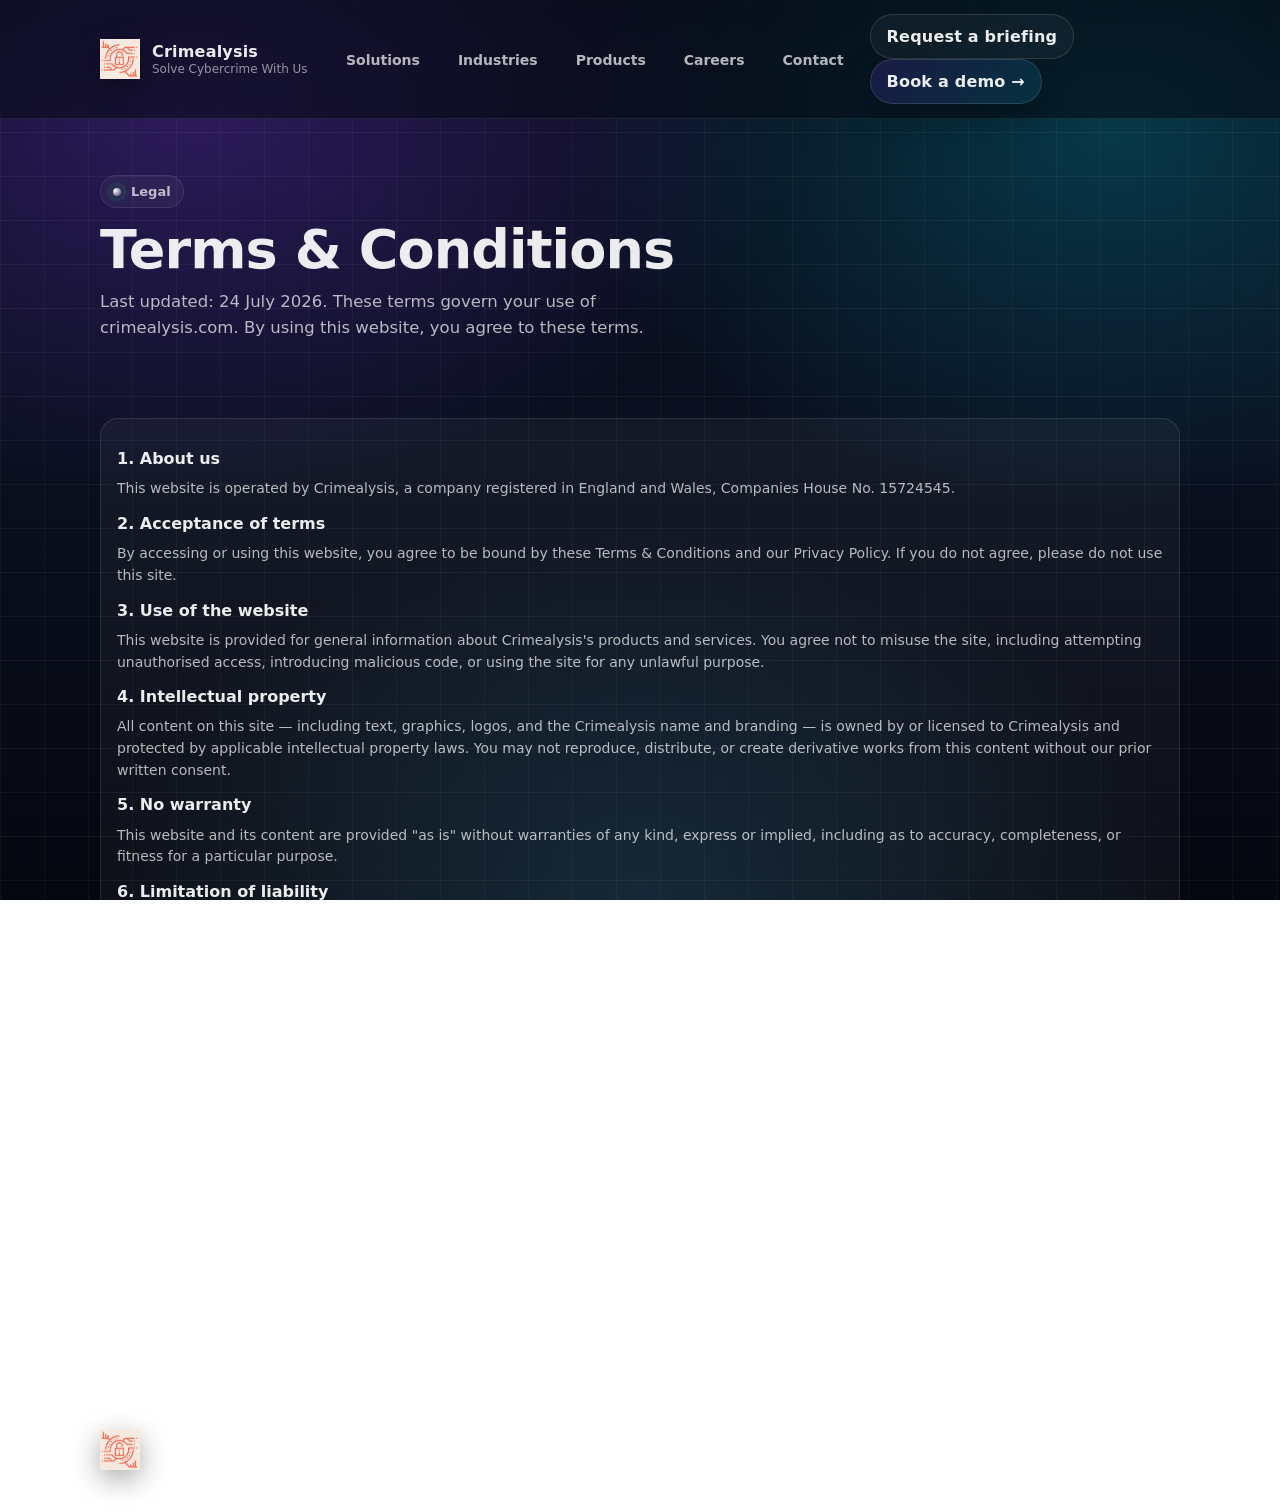
<file: terms.html>
<!doctype html>
<html lang="en-GB">
<head>
<meta charset="utf-8" />
<meta name="viewport" content="width=device-width, initial-scale=1" />
<meta name="description" content="Crimealysis Terms & Conditions — the rules for using our website and services." />
<meta name="theme-color" content="#0b1220" />
<meta property="og:title" content="Terms & Conditions — Crimealysis" />
<meta property="og:type" content="website" />
<meta property="og:image" content="assets/crimealysis-logo.png" />
<meta property="og:locale" content="en_GB" />
<title>Terms & Conditions — Crimealysis</title>
<link rel="icon" href="assets/crimealysis-logo.png" />
<link rel="stylesheet" href="css/styles.css" />
</head>
<body>

<header>
<div class="wrap">
<div class="nav">
<a class="brand" href="index.html" aria-label="Crimealysis Home">
<img src="assets/crimealysis-logo.png" alt="Crimealysis logo" />
<div>
<div class="name">Crimealysis</div>
<div class="tag-mini">Solve Cybercrime With Us</div>
</div>
</a>
<button class="mobile-toggle" id="menuBtn" aria-expanded="false" aria-controls="mobileMenu">Menu</button>
<nav aria-label="Primary navigation" class="desktop-nav">
<ul>
<li><a href="index.html#solutions">Solutions</a></li>
<li><a href="index.html#industries">Industries</a></li>
<li><a href="index.html#products">Products</a></li>
<li><a href="careers.html">Careers</a></li>
<li><a href="index.html#contact">Contact</a></li>
</ul>
</nav>
<div class="nav-cta">
<a class="btn secondary" href="index.html#contact">Request a briefing</a>
<a class="btn" href="index.html#contact">Book a demo →</a>
</div>
</div>
<div id="mobileMenu" class="panel mobile-menu" hidden>
<div class="pillrow">
<a class="btn secondary" href="index.html#solutions">Solutions</a>
<a class="btn secondary" href="index.html#industries">Industries</a>
<a class="btn secondary" href="index.html#products">Products</a>
<a class="btn secondary" href="careers.html">Careers</a>
<a class="btn secondary" href="index.html#contact">Contact</a>
</div>
</div>
</div>
</header>

<main id="top">
<div class="wrap">

<section class="hero" aria-label="Terms hero">
<div class="hero-grid">
<div>
<div class="kicker">
<span class="dot" aria-hidden="true"></span>
Legal
</div>
<h1>Terms & Conditions</h1>
<p class="lead">
Last updated: 24 July 2026. These terms govern your use of crimealysis.com. By using this
website, you agree to these terms.
</p>
</div>
</div>
</section>

<section aria-label="Terms content">
<div class="card" style="line-height:1.7;">

<h3>1. About us</h3>
<p>This website is operated by Crimealysis, a company registered in England and Wales,
Companies House No. 15724545.</p>

<h3>2. Acceptance of terms</h3>
<p>By accessing or using this website, you agree to be bound by these Terms & Conditions and our
<a href="privacy-policy.html">Privacy Policy</a>. If you do not agree, please do not use this site.</p>

<h3>3. Use of the website</h3>
<p>This website is provided for general information about Crimealysis's products and services. You
agree not to misuse the site, including attempting unauthorised access, introducing malicious code,
or using the site for any unlawful purpose.</p>

<h3>4. Intellectual property</h3>
<p>All content on this site — including text, graphics, logos, and the Crimealysis name and branding —
is owned by or licensed to Crimealysis and protected by applicable intellectual property laws. You
may not reproduce, distribute, or create derivative works from this content without our prior
written consent.</p>

<h3>5. No warranty</h3>
<p>This website and its content are provided "as is" without warranties of any kind, express or
implied, including as to accuracy, completeness, or fitness for a particular purpose.</p>

<h3>6. Limitation of liability</h3>
<p>To the fullest extent permitted by law, Crimealysis shall not be liable for any indirect,
incidental, or consequential loss or damage arising from your use of this website. Nothing in these
terms excludes or limits liability for death or personal injury caused by negligence, fraud, or any
other liability that cannot be excluded under English law.</p>

<h3>7. Third-party links</h3>
<p>This site may contain links to third-party websites. We are not responsible for the content or
practices of any linked third-party sites.</p>

<h3>8. Enquiries and contact form</h3>
<p>Submissions made through our contact form are processed via Formspree. By submitting the form,
you consent to your data being processed as described in our <a href="privacy-policy.html">Privacy Policy</a>.</p>

<h3>9. Changes to these terms</h3>
<p>We may revise these terms at any time. Continued use of the website after changes are posted
constitutes acceptance of the revised terms.</p>

<h3>10. Governing law</h3>
<p>These terms are governed by the laws of England and Wales, and any disputes shall be subject to
the exclusive jurisdiction of the courts of England and Wales.</p>

<h3>11. Contact</h3>
<p>Questions about these terms can be sent to <a href="mailto:contact@crimealysis.com">contact@crimealysis.com</a>.</p>

</div>
</section>

</div>
</main>

<footer>
<div class="wrap">
<div class="foot">
<div class="brand" style="min-width:auto">
<img src="assets/crimealysis-logo.png" alt="Crimealysis logo" />
<div>
<div class="name">Crimealysis</div>
<div class="tag-mini">Solve Cybercrime With Us</div>
</div>
</div>
<div class="fine">
© <span id="year"></span> Crimealysis. All rights reserved.
<br />
Registered in the United Kingdom. Companies House No: <strong>15724545</strong>
<br />
<a href="privacy-policy.html">Privacy Policy</a> · <a href="terms.html">Terms & Conditions</a> · <a href="cookie-policy.html">Cookie Policy</a>
</div>
</div>
</div>
</footer>

<script src="js/main.js"></script>
</body>
</html>
</file>
<file: css/styles.css>
:root{
  --bg:#070b14;
  --panel:rgba(255,255,255,.06);
  --text:rgba(255,255,255,.92);
  --muted:rgba(255,255,255,.70);
  --muted2:rgba(255,255,255,.55);
  --stroke:rgba(255,255,255,.12);

  --shadow: 0 12px 40px rgba(0,0,0,.45);
  --radius: 18px;
  --max: 1120px;
}

*{box-sizing:border-box}
html{scroll-behavior:smooth}
body{
  margin:0;
  font-family: ui-sans-serif, system-ui, -apple-system, Segoe UI, Roboto, Helvetica, Arial, "Apple Color Emoji","Segoe UI Emoji";
  color:var(--text);
  background:
    linear-gradient(rgba(255,255,255,.045) 1px, transparent 1px) 0 0/44px 44px,
    linear-gradient(90deg, rgba(255,255,255,.045) 1px, transparent 1px) 0 0/44px 44px,
    radial-gradient(1100px 700px at 15% 12%, rgba(124,58,237,.32), transparent 55%),
    radial-gradient(1000px 680px at 87% 15%, rgba(6,182,212,.26), transparent 55%),
    radial-gradient(900px 620px at 50% 100%, rgba(56,189,248,.14), transparent 60%),
    linear-gradient(180deg, #060a15 0%, #0a1020 50%, #05070f 100%);
  background-attachment: fixed;
  min-height:100vh;
}

a{color:inherit; text-decoration:none}
.wrap{max-width:var(--max); margin:0 auto; padding:0 20px}

.btn{
  display:inline-flex; align-items:center; justify-content:center; gap:.55rem;
  padding:12px 16px;
  border-radius: 999px;
  border:1px solid var(--stroke);
  background: linear-gradient(135deg, rgba(124,58,237,.18), rgba(6,182,212,.14));
  color:var(--text);
  box-shadow: 0 10px 30px rgba(0,0,0,.28);
  font-weight: 650;
  letter-spacing:.2px;
  transition: transform .12s ease, background .2s ease, border-color .2s ease;
  user-select:none;
  cursor:pointer;
}
.btn:hover{transform: translateY(-1px); border-color: rgba(255,255,255,.22)}
.btn.secondary{
  background: rgba(255,255,255,.04);
  box-shadow:none;
}

header{
  position:sticky; top:0; z-index:50;
  backdrop-filter: blur(12px);
  background: rgba(7,11,20,.55);
  border-bottom: 1px solid rgba(255,255,255,.08);
}
.nav{
  display:flex; align-items:center; justify-content:space-between;
  padding: 14px 0;
  gap:16px;
}
.brand{display:flex; align-items:center; gap:12px; min-width: 220px;}
.brand img{
  width: 40px; height: 40px; object-fit: contain;
  filter: drop-shadow(0 8px 14px rgba(0,0,0,.35));
}
.brand .name{font-weight:800; letter-spacing:.2px}
.brand .tag-mini{color:var(--muted2); font-size: 12px; margin-top:1px}

.desktop-nav ul{
  list-style:none; margin:0; padding:0;
  display:flex; gap: 18px; align-items:center;
}
.desktop-nav a{
  color: var(--muted);
  font-weight: 650;
  font-size: 14px;
  padding: 8px 10px;
  border-radius: 999px;
  transition: background .2s ease, color .2s ease;
}
.desktop-nav a:hover{background: rgba(255,255,255,.06); color: var(--text)}

.mobile-toggle{
  display:none;
  border:1px solid var(--stroke);
  background: rgba(255,255,255,.04);
  border-radius: 12px;
  padding: 10px 12px;
  color: var(--text);
  font-weight: 700;
}

.panel{
  border: 1px solid rgba(255,255,255,.10);
  background: linear-gradient(180deg, rgba(255,255,255,.06), rgba(255,255,255,.03));
  border-radius: var(--radius);
  box-shadow: var(--shadow);
}

.mobile-menu{margin: 0 0 14px; padding: 10px}

.trust-strip{
  padding: 8px 0 40px;
}
.trust-label{
  text-align:center;
  color: var(--muted2);
  font-size: 12px;
  font-weight: 700;
  letter-spacing: 1.6px;
  text-transform: uppercase;
  margin-bottom: 18px;
}
.logo-grid{
  display:flex;
  flex-wrap: wrap;
  align-items:center;
  justify-content:center;
  gap: 14px;
}
.logo-item{
  display:flex;
  align-items:center;
  justify-content:center;
  padding: 14px 24px;
  min-width: 160px;
  min-height: 64px;
  border:1px solid rgba(255,255,255,.10);
  background: linear-gradient(180deg, rgba(255,255,255,.05), rgba(255,255,255,.02));
  border-radius: 14px;
  transition: transform .15s ease, border-color .2s ease, background .2s ease;
}
.logo-item:hover{
  transform: translateY(-2px);
  border-color: rgba(255,255,255,.22);
  background: rgba(255,255,255,.06);
}
.logo-item img{
  max-width: 130px;
  max-height: 36px;
  object-fit: contain;
  filter: grayscale(1) brightness(1.6) contrast(0.9) opacity(0.85);
  transition: filter .2s ease;
}
.logo-item:hover img{
  filter: grayscale(0) brightness(1) opacity(1);
}
.logo-fallback{
  display:none;
  align-items:center;
  color: var(--muted);
  font-weight: 750;
  font-size: 15px;
  letter-spacing: .3px;
}

.hero{padding: 56px 0 26px}
.hero-grid{
  display:grid;
  grid-template-columns: 1.25fr .75fr;
  gap: 26px;
  align-items: stretch;
}
.kicker{
  display:inline-flex; align-items:center; gap:10px;
  padding: 8px 12px;
  border:1px solid rgba(255,255,255,.10);
  background: rgba(255,255,255,.04);
  border-radius: 999px;
  color: var(--muted);
  font-weight: 650;
  font-size: 13px;
}
.dot{
  width:8px; height:8px; border-radius: 50%;
  background: radial-gradient(circle at 30% 30%, #fff, rgba(255,255,255,.12));
  box-shadow: 0 0 0 6px rgba(34,197,94,.10), 0 0 22px rgba(34,197,94,.18);
}
h1{
  font-size: clamp(34px, 5vw, 54px);
  line-height: 1.02;
  margin: 14px 0 12px;
  letter-spacing: -0.9px;
}
.grad{
  background: linear-gradient(90deg, rgba(124,58,237,1), rgba(6,182,212,1), rgba(34,197,94,1));
  -webkit-background-clip: text;
  background-clip:text;
  color: transparent;
}
.lead{
  color: var(--muted);
  font-size: 16.5px;
  line-height: 1.55;
  max-width: 60ch;
  margin: 0 0 18px;
}
.hero-actions{display:flex; gap:12px; flex-wrap:wrap; margin-top: 16px}
.mini{
  display:flex; gap:14px; flex-wrap:wrap;
  margin-top: 18px;
  color: var(--muted2);
  font-size: 13px;
}
.mini span{
  display:inline-flex; align-items:center; gap:8px;
  padding: 6px 10px;
  border:1px solid rgba(255,255,255,.08);
  background: rgba(255,255,255,.03);
  border-radius: 999px;
}

.hero-card{padding: 18px; position:relative; overflow:hidden}
.hero-card::before{
  content:"";
  position:absolute;
  inset:-2px;
  background:
    radial-gradient(500px 240px at 20% 0%, rgba(124,58,237,.28), transparent 60%),
    radial-gradient(600px 240px at 90% 30%, rgba(6,182,212,.22), transparent 60%);
  opacity:.85;
  pointer-events:none;
}
.hero-card > *{position:relative}
.hero-card h3{
  margin: 0 0 10px;
  font-size: 14px;
  letter-spacing:.18px;
  color: rgba(255,255,255,.85);
  font-weight: 800;
  text-transform: uppercase;
}
.stat{display:grid; gap: 10px; margin-top: 12px}
.stat .row{
  display:flex; justify-content:space-between; gap:14px;
  padding: 12px 12px;
  border-radius: 14px;
  border:1px solid rgba(255,255,255,.10);
  background: rgba(0,0,0,.20);
}
.stat .label{color: var(--muted); font-weight: 650; font-size: 13px}
.stat .value{font-weight: 850; letter-spacing:.2px}
.badge{
  display:inline-flex; align-items:center; gap:8px;
  font-size: 12px; font-weight: 750;
  padding: 6px 10px;
  border-radius: 999px;
  border:1px solid rgba(255,255,255,.12);
  background: rgba(255,255,255,.04);
  color: rgba(255,255,255,.84);
  margin-top: 10px;
}
.hero-card-note{
  margin:12px 0 0;
  color: rgba(255,255,255,.72);
  font-size: 13.5px;
  line-height: 1.55;
}

section{padding: 34px 0}
.section-head{
  display:flex; align-items:flex-end; justify-content:space-between; gap:18px;
  margin-bottom: 16px;
}
.section-head h2{
  margin:0;
  font-size: 26px;
  letter-spacing: -0.4px;
}
.section-head p{
  margin:0;
  color: var(--muted);
  max-width: 70ch;
  line-height:1.55;
  font-size: 14.5px;
}

.grid3{
  display:grid;
  grid-template-columns: repeat(3, 1fr);
  gap: 14px;
}
.card{
  padding: 16px;
  border-radius: var(--radius);
  border: 1px solid rgba(255,255,255,.10);
  background: rgba(255,255,255,.04);
}
.card h3{margin:10px 0 6px; font-size: 16px}
.card p{margin:0; color: var(--muted); line-height:1.55; font-size: 14px}
.icon{
  width: 40px; height: 40px; border-radius: 14px;
  border: 1px solid rgba(255,255,255,.12);
  background: linear-gradient(135deg, rgba(124,58,237,.20), rgba(6,182,212,.14));
  display:grid; place-items:center;
  color: rgba(255,255,255,.92);
}

.split{
  display:grid;
  grid-template-columns: 1fr 1fr;
  gap: 14px;
}
.list{display:grid; gap:10px; margin-top: 10px}
.li{
  display:flex; gap:10px; align-items:flex-start;
  padding: 12px;
  border: 1px solid rgba(255,255,255,.10);
  border-radius: 16px;
  background: rgba(0,0,0,.18);
}
.check{
  width: 22px; height: 22px; border-radius: 7px;
  border:1px solid rgba(255,255,255,.14);
  background: rgba(34,197,94,.10);
  display:grid; place-items:center;
  flex: 0 0 auto;
  margin-top: 1px;
}
.li strong{display:block; margin-bottom:2px}
.li span{color: var(--muted); line-height:1.5; font-size: 14px}
.muted{margin-top:10px; color: var(--muted); line-height:1.6}

.contact{
  display:grid;
  grid-template-columns: 1.1fr .9fr;
  gap: 14px;
  align-items:stretch;
}
.form{padding: 16px}

.form-status{
  margin-top: 12px;
  padding: 12px 12px;
  border-radius: 14px;
  border: 1px solid rgba(255,255,255,.12);
  background: rgba(255,255,255,.04);
  color: rgba(255,255,255,.86);
  font-size: 13.5px;
  line-height: 1.5;
  display: none;
}
.form-status.show{ display:block; }
.form-status.ok{
  border-color: rgba(34,197,94,.25);
  background: rgba(34,197,94,.10);
}
.form-status.err{
  border-color: rgba(239,68,68,.30);
  background: rgba(239,68,68,.10);
}


label{display:block; font-size: 13px; color: var(--muted); font-weight: 650; margin: 12px 0 8px}
input, textarea{
  width:100%;
  padding: 12px 12px;
  border-radius: 14px;
  border: 1px solid rgba(255,255,255,.12);
  background: rgba(0,0,0,.22);
  color: var(--text);
  outline:none;
}
textarea{min-height: 110px; resize: vertical}
.help{color: var(--muted2); font-size: 12px; margin-top: 10px; line-height:1.5}

.pillrow{display:flex; flex-wrap:wrap; gap:10px; margin-top: 12px}

footer{
  padding: 26px 0 34px;
  border-top: 1px solid rgba(255,255,255,.08);
  color: var(--muted);
}
.foot{
  display:flex;
  justify-content:space-between;
  gap: 16px;
  flex-wrap: wrap;
  align-items:center;
}
.fine{color: var(--muted2); font-size: 12.5px; line-height:1.5}

@media (max-width: 920px){
  .hero-grid{grid-template-columns: 1fr}
  .grid3{grid-template-columns: 1fr}
  .split{grid-template-columns: 1fr}
  .contact{grid-template-columns: 1fr}
  .desktop-nav ul{display:none}
  .mobile-toggle{display:inline-flex}
  .brand{min-width:auto}
}

@media (prefers-reduced-motion: reduce){
  html{scroll-behavior:auto}
  .btn{transition:none}
}
</file>
